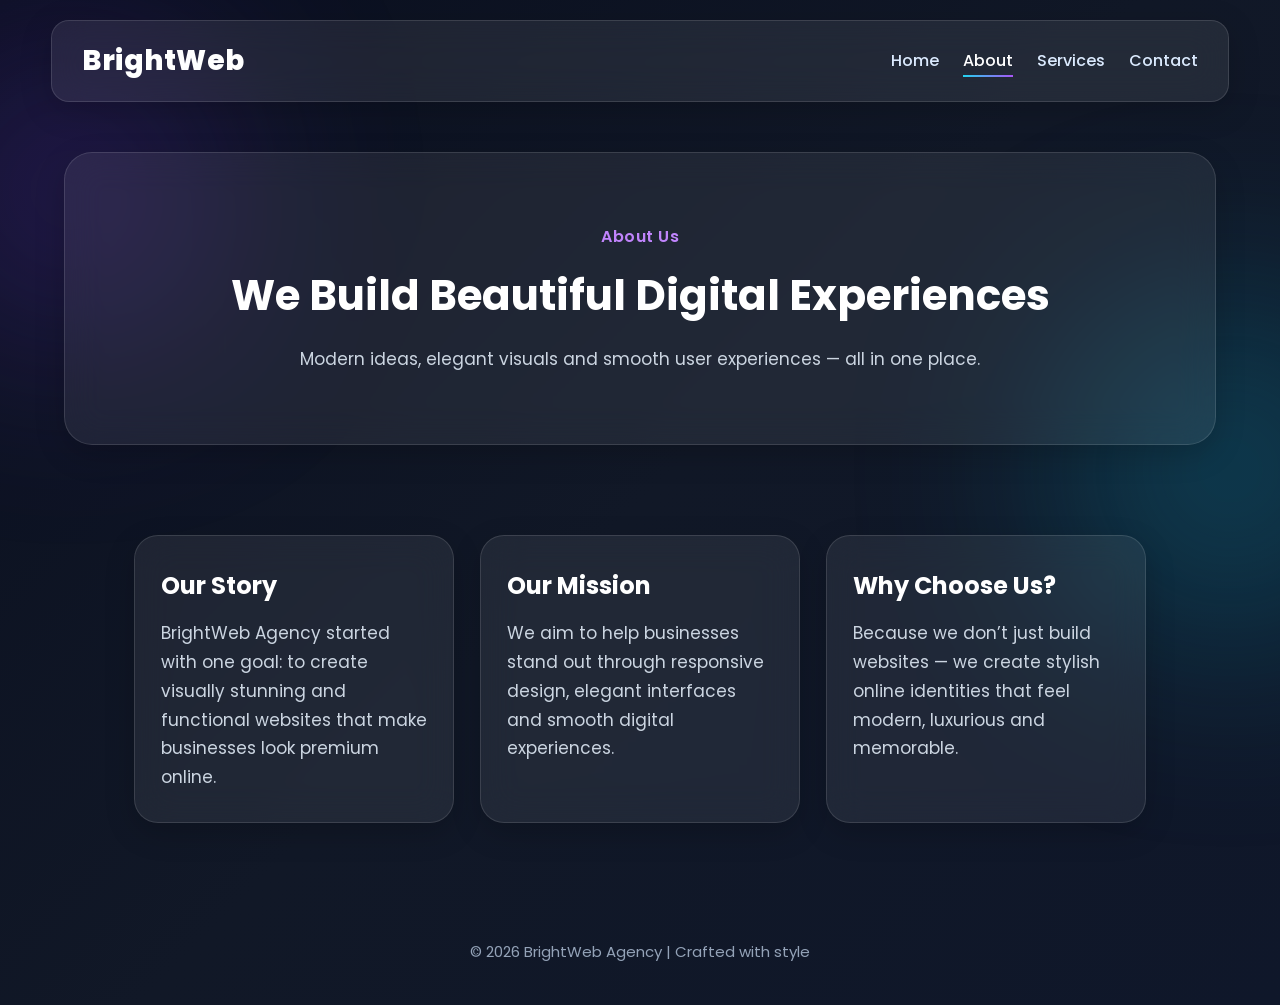
<file: about.html>
<!DOCTYPE html>
<html lang="en">
<head>
  <meta charset="UTF-8">
  <meta name="viewport" content="width=device-width, initial-scale=1.0">
  <title>BrightWeb Agency | About</title>
  <link rel="stylesheet" href="style.css">
</head>
<body>

  <div class="bg-blur blur1"></div>
  <div class="bg-blur blur2"></div>

  <header>
    <nav class="navbar glass">
      <div class="logo">BrightWeb</div>

      <ul class="nav-links" id="navLinks">
        <li><a href="index.html">Home</a></li>
        <li><a href="about.html" class="active">About</a></li>
        <li><a href="services.html">Services</a></li>
        <li><a href="contact.html">Contact</a></li>
      </ul>

      <div class="menu-toggle" onclick="toggleMenu()">☰</div>
    </nav>
  </header>

  <section class="section page-banner glass-card">
    <span>About Us</span>
    <h1>We Build Beautiful Digital Experiences</h1>
    <p>Modern ideas, elegant visuals and smooth user experiences — all in one place.</p>
  </section>

  <section class="section about-content">
    <div class="about-box glass-card">
      <h2>Our Story</h2>
      <p>
        BrightWeb Agency started with one goal: to create visually stunning and functional websites that make businesses look premium online.
      </p>
    </div>

    <div class="about-box glass-card">
      <h2>Our Mission</h2>
      <p>
        We aim to help businesses stand out through responsive design, elegant interfaces and smooth digital experiences.
      </p>
    </div>

    <div class="about-box glass-card">
      <h2>Why Choose Us?</h2>
      <p>
        Because we don’t just build websites — we create stylish online identities that feel modern, luxurious and memorable.
      </p>
    </div>
  </section>

  <footer>
    <p>© 2026 BrightWeb Agency | Crafted with style</p>
  </footer>

  <script src="script.js"></script>
</body>
</html>
</file>
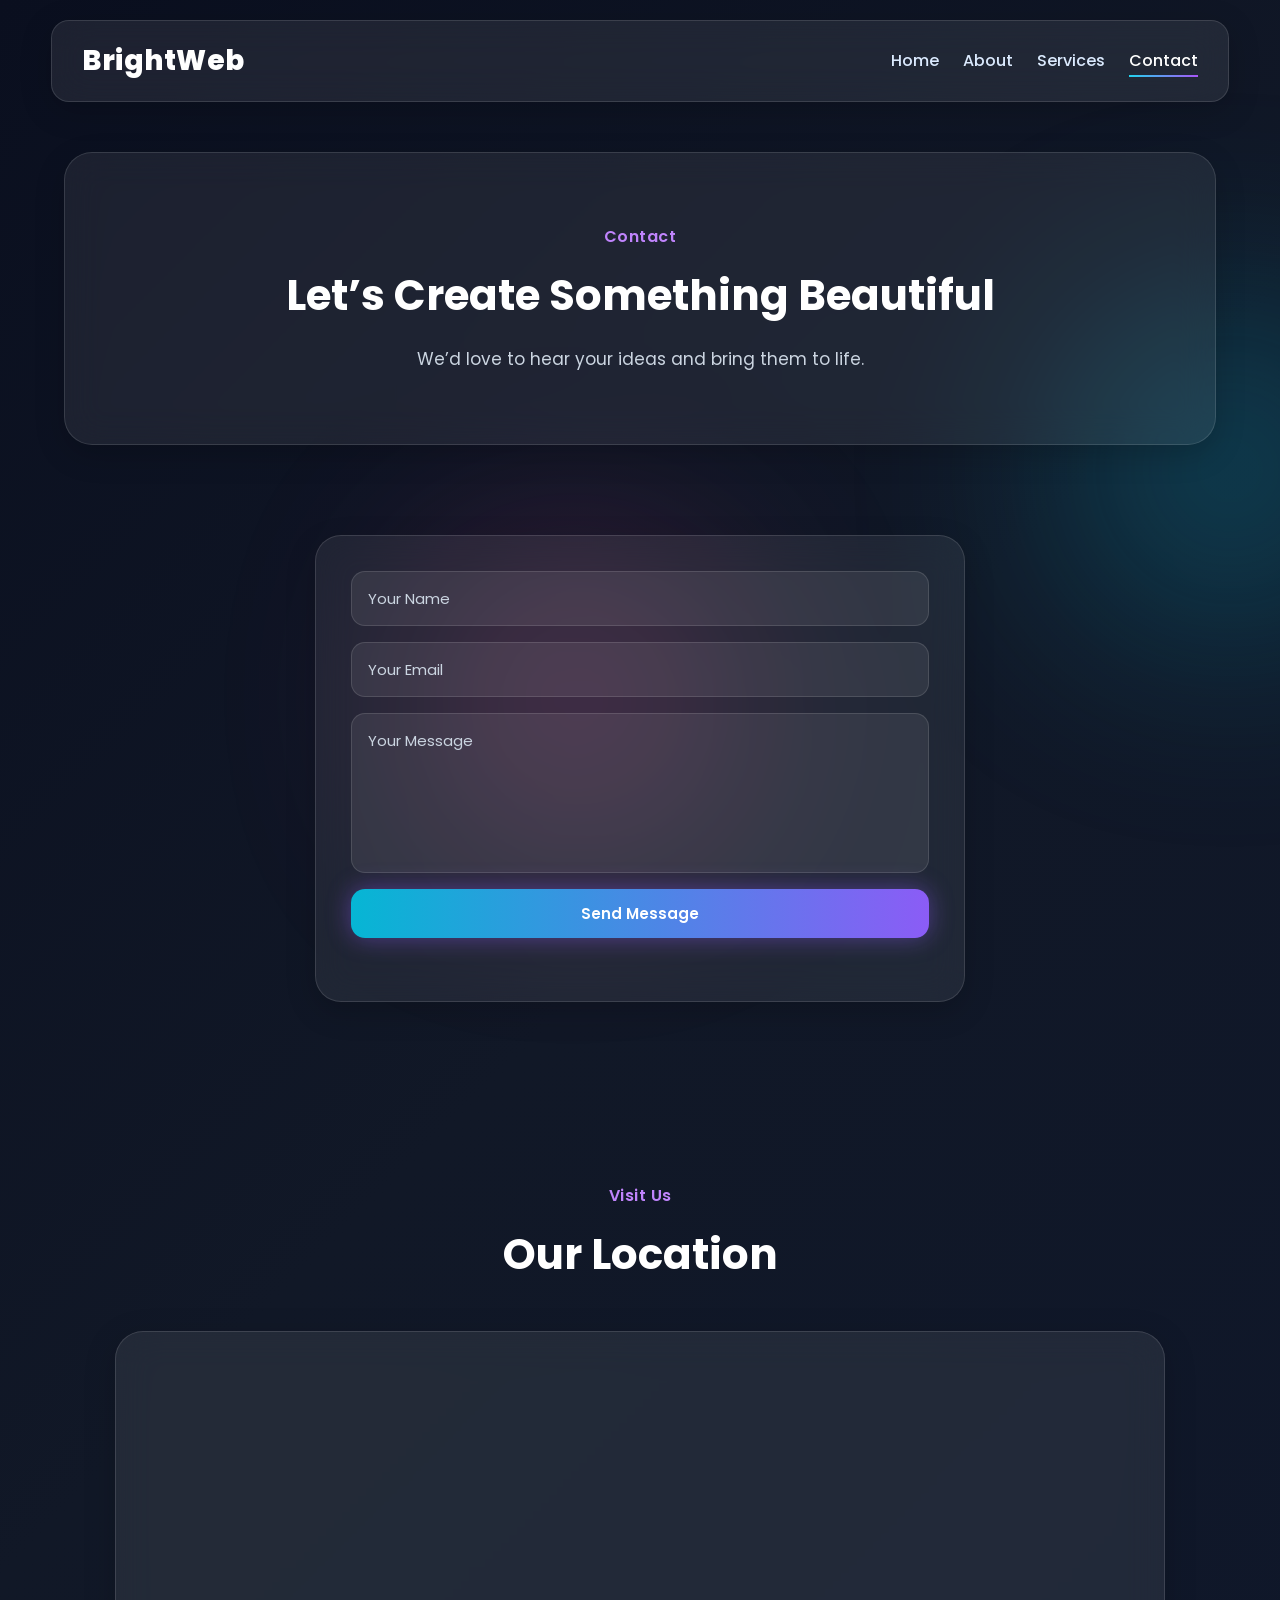
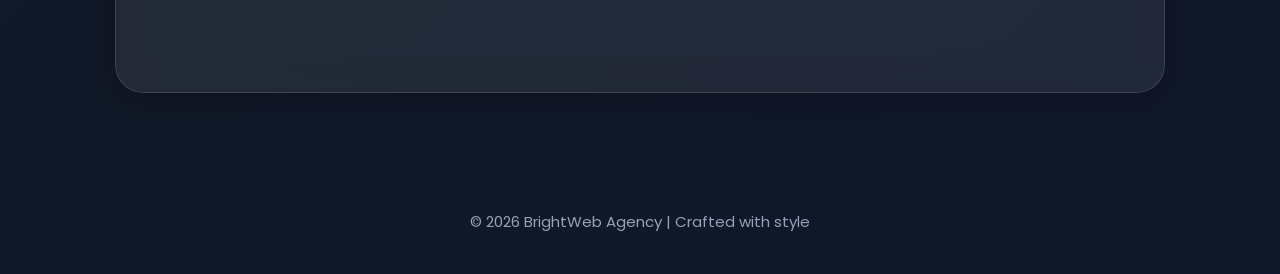
<file: contact.html>
<!DOCTYPE html>
<html lang="en">
<head>
  <meta charset="UTF-8">
  <meta name="viewport" content="width=device-width, initial-scale=1.0">
  <title>BrightWeb Agency | Contact</title>
  <link rel="stylesheet" href="style.css">
</head>
<body>

  <div class="bg-blur blur2"></div>
  <div class="bg-blur blur3"></div>

  <header>
    <nav class="navbar glass">
      <div class="logo">BrightWeb</div>

      <ul class="nav-links" id="navLinks">
        <li><a href="index.html">Home</a></li>
        <li><a href="about.html">About</a></li>
        <li><a href="services.html">Services</a></li>
        <li><a href="contact.html" class="active">Contact</a></li>
      </ul>

      <div class="menu-toggle" onclick="toggleMenu()">☰</div>
    </nav>
  </header>

  <section class="section page-banner glass-card">
    <span>Contact</span>
    <h1>Let’s Create Something Beautiful</h1>
    <p>We’d love to hear your ideas and bring them to life.</p>
  </section>

  <section class="section">
    <form id="contactForm" class="contact-form glass-card" action="contact.php" method="POST">
      <input type="text" id="name" name="name" placeholder="Your Name">
      <input type="email" id="email" name="email" placeholder="Your Email">
      <textarea id="message" name="message" placeholder="Your Message"></textarea>
      <button type="submit" class="btn glow-btn">Send Message</button>
      <p id="formMessage"></p>
    </form>
  </section>

  <section class="section">
    <div class="section-title">
      <span>Visit Us</span>
      <h2>Our Location</h2>
    </div>
    <div class="map-container glass-card">
      <iframe
        src="https://www.google.com/maps?q=Lahore%20Pakistan&output=embed"
        width="100%"
        height="320"
        style="border:0;"
        allowfullscreen=""
        loading="lazy">
      </iframe>
    </div>
  </section>

  <footer>
    <p>© 2026 BrightWeb Agency | Crafted with style</p>
  </footer>

  <script src="script.js"></script>
</body>
</html>
</file>
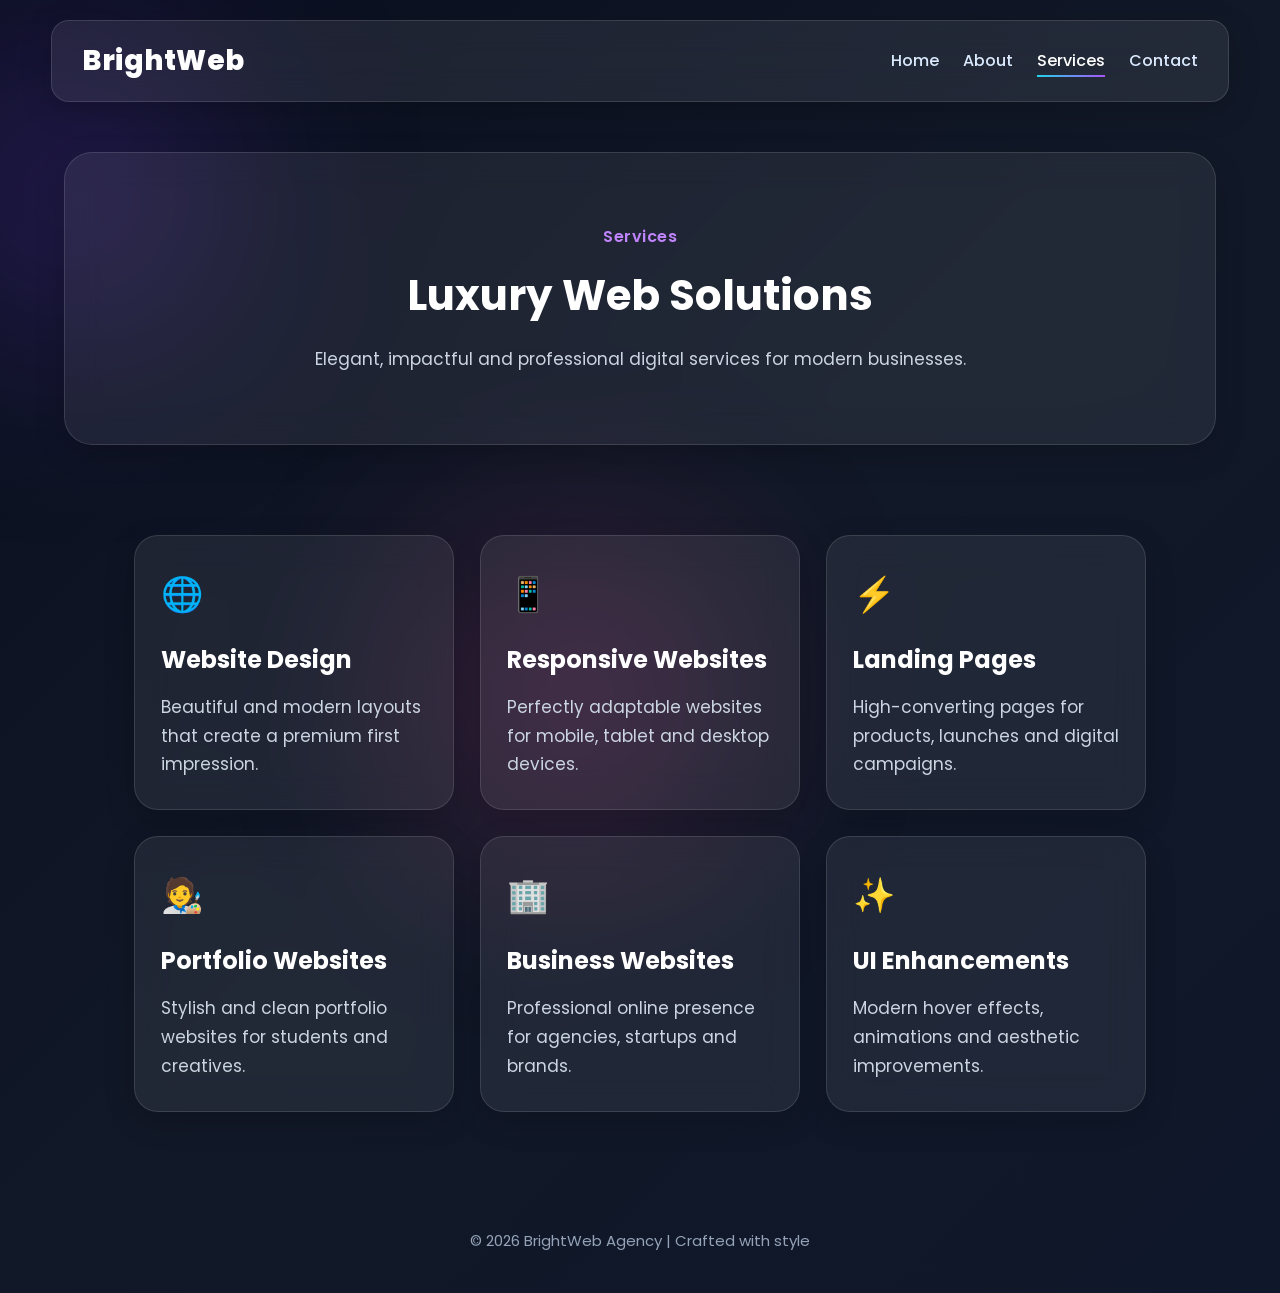
<file: services.html>
<!DOCTYPE html>
<html lang="en">
<head>
  <meta charset="UTF-8">
  <meta name="viewport" content="width=device-width, initial-scale=1.0">
  <title>BrightWeb Agency | Services</title>
  <link rel="stylesheet" href="style.css">
</head>
<body>

  <div class="bg-blur blur1"></div>
  <div class="bg-blur blur3"></div>

  <header>
    <nav class="navbar glass">
      <div class="logo">BrightWeb</div>

      <ul class="nav-links" id="navLinks">
        <li><a href="index.html">Home</a></li>
        <li><a href="about.html">About</a></li>
        <li><a href="services.html" class="active">Services</a></li>
        <li><a href="contact.html">Contact</a></li>
      </ul>

      <div class="menu-toggle" onclick="toggleMenu()">☰</div>
    </nav>
  </header>

  <section class="section page-banner glass-card">
    <span>Services</span>
    <h1>Luxury Web Solutions</h1>
    <p>Elegant, impactful and professional digital services for modern businesses.</p>
  </section>

  <section class="section">
    <div class="cards">
      <div class="card luxury-card">
        <div class="card-icon">🌐</div>
        <h3>Website Design</h3>
        <p>Beautiful and modern layouts that create a premium first impression.</p>
      </div>

      <div class="card luxury-card">
        <div class="card-icon">📱</div>
        <h3>Responsive Websites</h3>
        <p>Perfectly adaptable websites for mobile, tablet and desktop devices.</p>
      </div>

      <div class="card luxury-card">
        <div class="card-icon">⚡</div>
        <h3>Landing Pages</h3>
        <p>High-converting pages for products, launches and digital campaigns.</p>
      </div>

      <div class="card luxury-card">
        <div class="card-icon">🧑‍🎨</div>
        <h3>Portfolio Websites</h3>
        <p>Stylish and clean portfolio websites for students and creatives.</p>
      </div>

      <div class="card luxury-card">
        <div class="card-icon">🏢</div>
        <h3>Business Websites</h3>
        <p>Professional online presence for agencies, startups and brands.</p>
      </div>

      <div class="card luxury-card">
        <div class="card-icon">✨</div>
        <h3>UI Enhancements</h3>
        <p>Modern hover effects, animations and aesthetic improvements.</p>
      </div>
    </div>
  </section>

  <footer>
    <p>© 2026 BrightWeb Agency | Crafted with style</p>
  </footer>

  <script src="script.js"></script>
</body>
</html>
</file>
<file: style.css>
/* Google Font */
@import url('https://fonts.googleapis.com/css2?family=Poppins:wght@300;400;500;600;700;800&display=swap');

/* Reset */
* {
  margin: 0;
  padding: 0;
  box-sizing: border-box;
  font-family: 'Poppins', sans-serif;
}

html {
  scroll-behavior: smooth;
}

body {
  background: linear-gradient(135deg, #0a0f1f, #111827, #0f172a);
  color: #ffffff;
  overflow-x: hidden;
  line-height: 1.7;
  position: relative;
}

/* Background Blur Blobs */
.bg-blur {
  position: fixed;
  border-radius: 50%;
  filter: blur(120px);
  opacity: 0.35;
  z-index: -1;
}

.blur1 {
  width: 260px;
  height: 260px;
  background: #7c3aed;
  top: 60px;
  left: -60px;
}

.blur2 {
  width: 300px;
  height: 300px;
  background: #06b6d4;
  top: 320px;
  right: -100px;
}

.blur3 {
  width: 250px;
  height: 250px;
  background: #ec4899;
  bottom: 80px;
  left: 35%;
}

/* Glass Effect */
.glass,
.glass-card {
  background: rgba(255, 255, 255, 0.08);
  backdrop-filter: blur(18px);
  -webkit-backdrop-filter: blur(18px);
  border: 1px solid rgba(255, 255, 255, 0.12);
  box-shadow: 0 8px 32px rgba(0, 0, 0, 0.18);
}

/* Navbar */
.navbar {
  width: 92%;
  margin: 20px auto 0;
  padding: 16px 30px;
  border-radius: 18px;
  display: flex;
  justify-content: space-between;
  align-items: center;
  position: sticky;
  top: 15px;
  z-index: 999;
}

.logo {
  font-size: 28px;
  font-weight: 800;
  letter-spacing: 0.5px;
  color: #ffffff;
}

.nav-links {
  list-style: none;
  display: flex;
  gap: 24px;
}

.nav-links a {
  text-decoration: none;
  color: #dbeafe;
  font-weight: 500;
  transition: 0.3s ease;
  position: relative;
}

.nav-links a:hover,
.nav-links a.active {
  color: #ffffff;
}

.nav-links a::after {
  content: "";
  position: absolute;
  width: 0%;
  height: 2px;
  left: 0;
  bottom: -5px;
  background: linear-gradient(90deg, #22d3ee, #a855f7);
  transition: 0.3s ease;
}

.nav-links a:hover::after,
.nav-links a.active::after {
  width: 100%;
}

.menu-toggle {
  display: none;
  font-size: 30px;
  cursor: pointer;
}

/* Hero */
.hero {
  min-height: 92vh;
  display: flex;
  justify-content: center;
  align-items: center;
  padding: 40px 20px;
  text-align: center;
}

.hero-content {
  max-width: 860px;
  animation: fadeUp 1s ease;
}

.hero-badge {
  display: inline-block;
  background: rgba(255,255,255,0.1);
  color: #d8b4fe;
  padding: 10px 18px;
  border-radius: 999px;
  font-size: 14px;
  margin-bottom: 20px;
  border: 1px solid rgba(255,255,255,0.15);
}

.hero h1 {
  font-size: 64px;
  line-height: 1.15;
  font-weight: 800;
  margin-bottom: 18px;
}

.hero h1 span {
  background: linear-gradient(90deg, #22d3ee, #a855f7, #ec4899);
  -webkit-background-clip: text;
  -webkit-text-fill-color: transparent;
}

.hero p {
  font-size: 19px;
  color: #cbd5e1;
  max-width: 760px;
  margin: 0 auto 30px;
}

.hero-buttons {
  display: flex;
  justify-content: center;
  gap: 16px;
  flex-wrap: wrap;
}

/* Buttons */
.btn {
  display: inline-block;
  padding: 13px 28px;
  border-radius: 14px;
  text-decoration: none;
  border: none;
  font-size: 15px;
  font-weight: 600;
  cursor: pointer;
  transition: 0.35s ease;
}

.glow-btn {
  background: linear-gradient(90deg, #06b6d4, #8b5cf6);
  color: white;
  box-shadow: 0 0 25px rgba(139, 92, 246, 0.45);
}

.glow-btn:hover {
  transform: translateY(-3px) scale(1.02);
  box-shadow: 0 0 35px rgba(34, 211, 238, 0.45);
}

.secondary-btn {
  background: rgba(255,255,255,0.08);
  color: #ffffff;
  border: 1px solid rgba(255,255,255,0.15);
}

.secondary-btn:hover {
  transform: translateY(-3px);
  background: rgba(255,255,255,0.14);
}

.small-btn {
  margin-top: 12px;
  padding: 10px 20px;
  font-size: 14px;
}

/* Section */
.section {
  padding: 90px 20px;
  position: relative;
}

.section-title {
  text-align: center;
  max-width: 850px;
  margin: 0 auto 40px;
}

.section-title span,
.page-banner span {
  display: inline-block;
  color: #c084fc;
  font-weight: 600;
  margin-bottom: 10px;
  letter-spacing: 0.5px;
}

.section-title h2,
.page-banner h1 {
  font-size: 42px;
  margin-bottom: 14px;
}

.section-title p,
.page-banner p,
.section p {
  color: #cbd5e1;
  font-size: 17px;
}

/* Banner */
.page-banner {
  width: 90%;
  margin: 50px auto 0;
  padding: 70px 25px;
  border-radius: 28px;
  text-align: center;
}

/* Cards */
.cards,
.about-content,
.portfolio-grid {
  display: flex;
  justify-content: center;
  gap: 26px;
  flex-wrap: wrap;
}

.card,
.about-box {
  width: 320px;
  padding: 30px 26px;
  border-radius: 24px;
}

.luxury-card,
.about-box,
.contact-form,
.modal-content,
.newsletter,
.slider,
.page-banner {
  background: rgba(255, 255, 255, 0.07);
  backdrop-filter: blur(18px);
  border: 1px solid rgba(255,255,255,0.12);
  box-shadow: 0 10px 30px rgba(0,0,0,0.18);
}

.luxury-card {
  transition: 0.35s ease;
}

.luxury-card:hover,
.about-box:hover {
  transform: translateY(-10px);
  box-shadow: 0 20px 40px rgba(0,0,0,0.22);
}

.card-icon {
  font-size: 34px;
  margin-bottom: 16px;
}

.card h3,
.about-box h2 {
  margin-bottom: 12px;
  font-size: 24px;
}

/* Portfolio */
.portfolio-item {
  width: 330px;
  border-radius: 24px;
  overflow: hidden;
  position: relative;
  box-shadow: 0 12px 32px rgba(0,0,0,0.22);
}

.portfolio-item img {
  width: 100%;
  height: 420px;
  object-fit: cover;
  display: block;
  transition: 0.5s ease;
}

.portfolio-item:hover img {
  transform: scale(1.06);
}

.portfolio-overlay {
  position: absolute;
  inset: 0;
  background: linear-gradient(to top, rgba(10,15,31,0.95), rgba(10,15,31,0.2));
  display: flex;
  flex-direction: column;
  justify-content: flex-end;
  padding: 24px;
}

.portfolio-overlay h3 {
  font-size: 24px;
  margin-bottom: 12px;
}

/* Slider */
.slider {
  width: 90%;
  max-width: 1050px;
  margin: 0 auto;
  border-radius: 28px;
  overflow: hidden;
  padding: 18px;
}

.slider img {
  width: 100%;
  border-radius: 20px;
  display: block;
}

/* Newsletter */
.newsletter {
  width: 90%;
  max-width: 1100px;
  margin: 0 auto 90px;
  padding: 55px 25px;
  text-align: center;
  border-radius: 28px;
}

.newsletter h2 {
  font-size: 36px;
  margin-bottom: 10px;
}

.newsletter p {
  color: #cbd5e1;
  margin-bottom: 22px;
}

.newsletter-form {
  display: flex;
  justify-content: center;
  gap: 14px;
  flex-wrap: wrap;
}

.newsletter-form input {
  width: 300px;
  padding: 14px 16px;
  border-radius: 14px;
  border: 1px solid rgba(255,255,255,0.15);
  outline: none;
  background: rgba(255,255,255,0.08);
  color: white;
}

.newsletter-form input::placeholder,
.contact-form input::placeholder,
.contact-form textarea::placeholder {
  color: #cbd5e1;
}

#newsletterMessage,
#formMessage {
  margin-top: 12px;
  font-weight: 600;
}

/* Contact */
.contact-form {
  width: 90%;
  max-width: 650px;
  margin: 0 auto;
  padding: 35px;
  border-radius: 26px;
  display: flex;
  flex-direction: column;
  gap: 16px;
}

.contact-form input,
.contact-form textarea {
  width: 100%;
  padding: 15px 16px;
  border-radius: 14px;
  border: 1px solid rgba(255,255,255,0.12);
  outline: none;
  background: rgba(255,255,255,0.08);
  color: white;
  font-size: 15px;
}

.contact-form textarea {
  min-height: 160px;
  resize: none;
}

/* Map */
.map-container {
  width: 90%;
  max-width: 1050px;
  margin: 0 auto;
  overflow: hidden;
  border-radius: 28px;
  padding: 16px;
}

.map-container iframe {
  border-radius: 18px;
}

/* Modal */
.modal {
  display: none;
  position: fixed;
  z-index: 99999;
  inset: 0;
  background: rgba(0, 0, 0, 0.7);
  justify-content: center;
  align-items: center;
  padding: 20px;
}

.modal-content {
  width: 100%;
  max-width: 560px;
  padding: 35px;
  border-radius: 28px;
  text-align: center;
  position: relative;
  animation: fadeUp 0.4s ease;
}

.modal-content h2 {
  font-size: 30px;
  margin-bottom: 12px;
}

.modal-content p {
  color: #dbeafe;
}

.close-btn {
  position: absolute;
  top: 16px;
  right: 22px;
  font-size: 32px;
  cursor: pointer;
}

/* Footer */
footer {
  text-align: center;
  padding: 26px 20px 40px;
  color: #94a3b8;
  font-size: 15px;
}

/* Animations */
@keyframes fadeUp {
  from {
    opacity: 0;
    transform: translateY(35px);
  }
  to {
    opacity: 1;
    transform: translateY(0);
  }
}

/* Responsive */
@media (max-width: 992px) {
  .hero h1 {
    font-size: 50px;
  }

  .section-title h2,
  .page-banner h1 {
    font-size: 34px;
  }
}

@media (max-width: 768px) {
  .navbar {
    width: 94%;
    padding: 15px 20px;
  }

  .nav-links {
    display: none;
    flex-direction: column;
    position: absolute;
    top: 78px;
    right: 0;
    width: 220px;
    padding: 22px;
    border-radius: 18px;
    background: rgba(17, 24, 39, 0.95);
    backdrop-filter: blur(18px);
  }

  .nav-links.show {
    display: flex;
  }

  .menu-toggle {
    display: block;
  }

  .hero {
    min-height: 88vh;
  }

  .hero h1 {
    font-size: 38px;
  }

  .hero p {
    font-size: 16px;
  }

  .section-title h2,
  .page-banner h1 {
    font-size: 30px;
  }

  .portfolio-item img {
    height: 340px;
  }

  .newsletter h2 {
    font-size: 28px;
  }

  .newsletter-form {
    flex-direction: column;
    align-items: center;
  }

  .newsletter-form input {
    width: 100%;
    max-width: 350px;
  }
}
</file>
